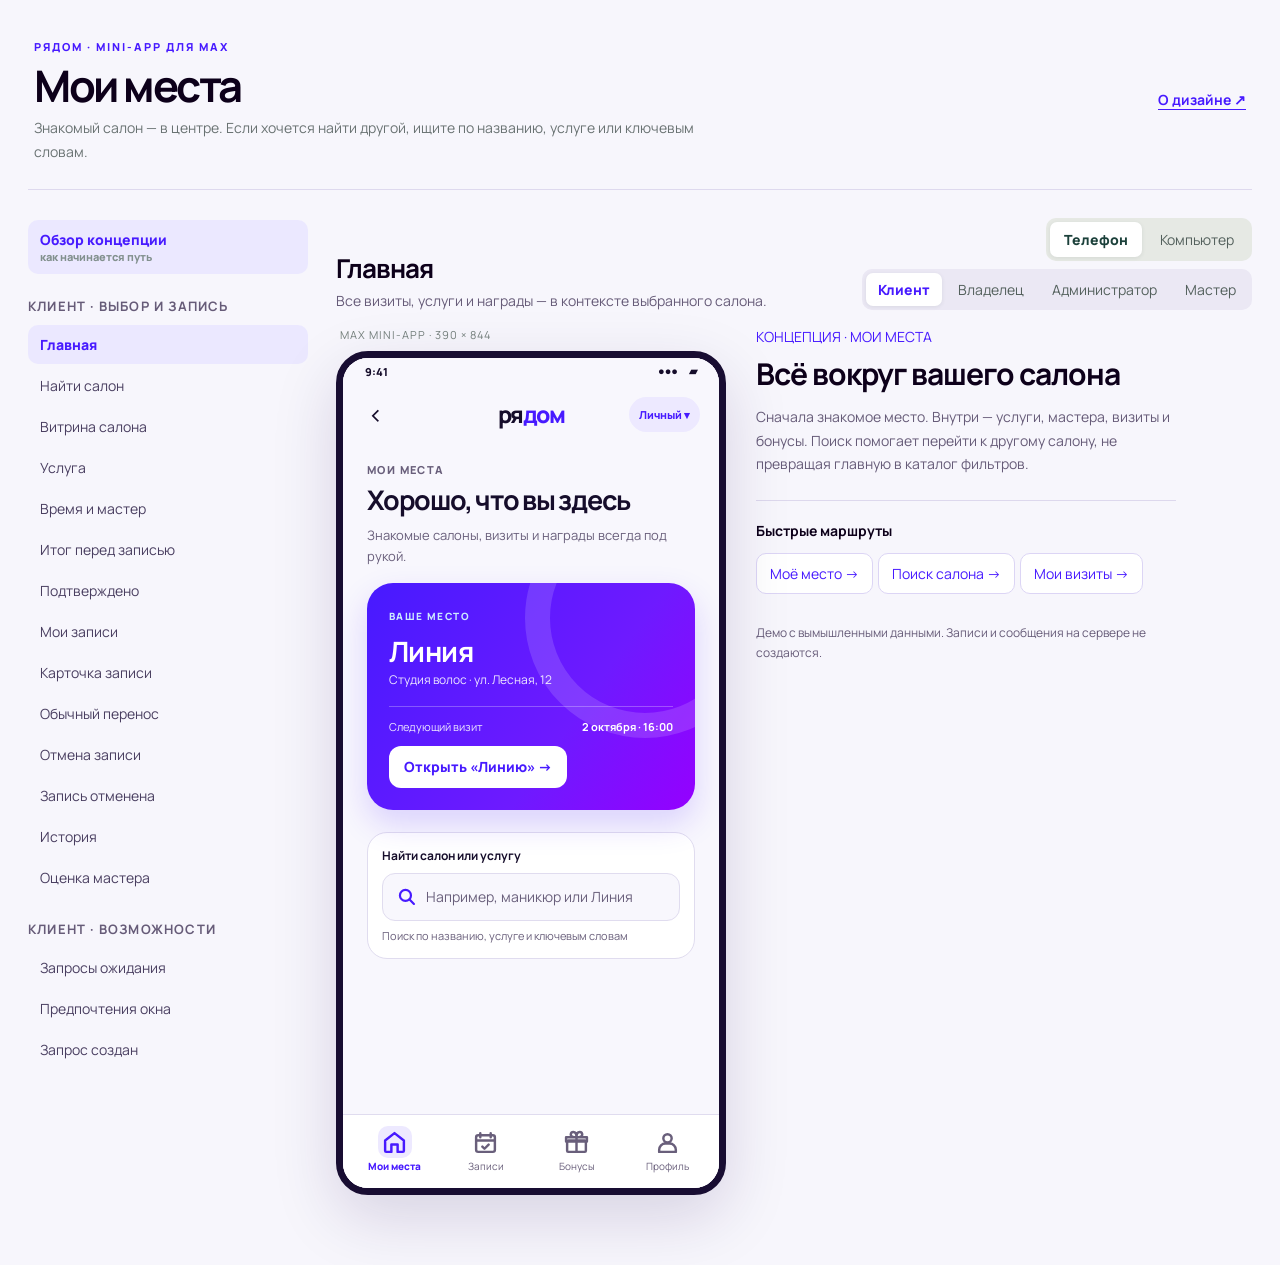
<file: index.html>
<!doctype html><html lang="ru"><head><meta charset="utf-8"><meta name="viewport" content="width=device-width,initial-scale=1"><title>Рядом · мои места</title><link rel="stylesheet" href="style.css?v=c-max-9"><link rel="stylesheet" href="desktop.css?v=c-max-9"></head><body><div id="app"></div><script src="desktop.js?v=c-max-9"></script><script src="app.js?v=c-max-9"></script></body></html>
</file>
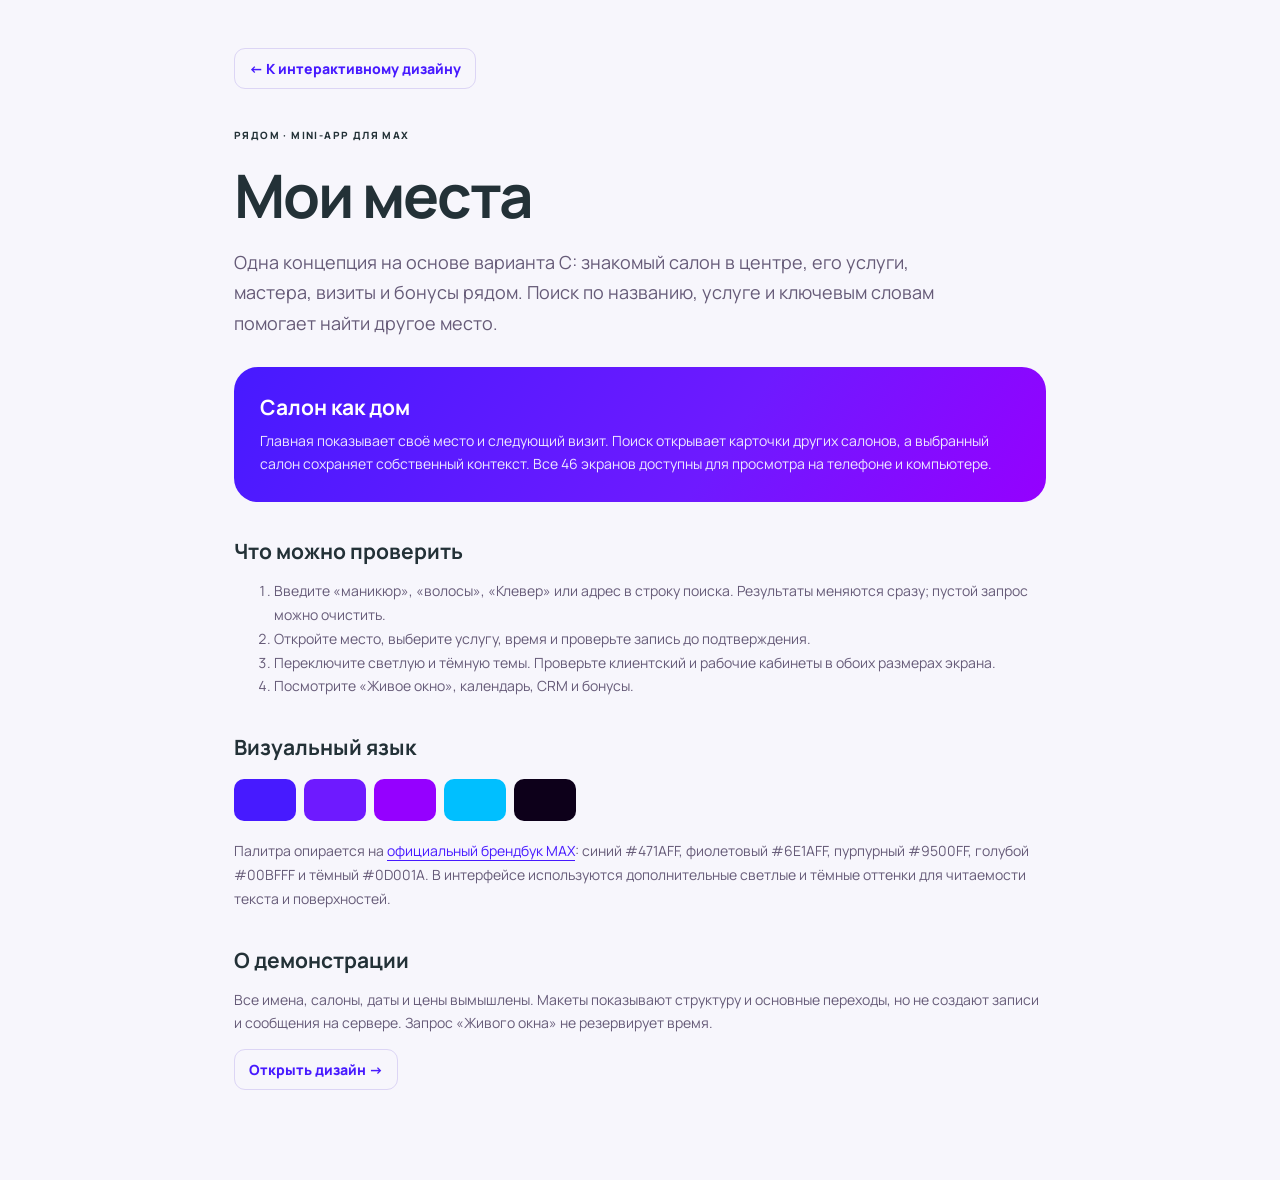
<file: about.html>
<!doctype html>
<html lang="ru">
<head>
  <meta charset="utf-8">
  <meta name="viewport" content="width=device-width,initial-scale=1">
  <title>О дизайне · Рядом</title>
  <link rel="stylesheet" href="style.css?v=c-max-9">
  <style>
    main{max-width:860px;margin:auto;padding:48px 24px 90px}
    h1{font-size:clamp(36px,5vw,60px);letter-spacing:-2px;line-height:1.08;margin:19px 0}
    h2{margin:35px 0 10px}
    p,li{line-height:1.7;color:#665b78}
    a{color:#471aff;text-decoration:underline;text-underline-offset:4px}
    .lead{font-size:18px;max-width:700px}
    .back{display:inline-flex;border:1px solid #dcd5f5;border-radius:11px;padding:10px 14px;text-decoration:none;font-weight:800}
    .idea{background:linear-gradient(125deg,#471aff,#6e1aff 60%,#9500ff);color:#fff;padding:26px;border-radius:24px;margin:28px 0}
    .idea h2{margin:0 0 8px}.idea p{color:#eee8ff;margin:0}
    .swatches{display:flex;gap:8px;margin:18px 0}.swatches i{width:62px;height:42px;border-radius:10px}
  </style>
</head>
<body><main>
  <a class="back" href="index.html">← К интерактивному дизайну</a>
  <p class="kicker" style="margin-top:38px">РЯДОМ · MINI-APP ДЛЯ MAX</p>
  <h1>Мои места</h1>
  <p class="lead">Одна концепция на основе варианта C: знакомый салон в центре, его услуги, мастера, визиты и бонусы рядом. Поиск по названию, услуге и ключевым словам помогает найти другое место.</p>
  <div class="idea"><h2>Салон как дом</h2><p>Главная показывает своё место и следующий визит. Поиск открывает карточки других салонов, а выбранный салон сохраняет собственный контекст. Все 46 экранов доступны для просмотра на телефоне и компьютере.</p></div>
  <h2>Что можно проверить</h2>
  <ol><li>Введите «маникюр», «волосы», «Клевер» или адрес в строку поиска. Результаты меняются сразу; пустой запрос можно очистить.</li><li>Откройте место, выберите услугу, время и проверьте запись до подтверждения.</li><li>Переключите светлую и тёмную темы. Проверьте клиентский и рабочие кабинеты в обоих размерах экрана.</li><li>Посмотрите «Живое окно», календарь, CRM и бонусы.</li></ol>
  <h2>Визуальный язык</h2>
  <div class="swatches" aria-label="Фирменные цвета MAX"><i style="background:#471aff"></i><i style="background:#6e1aff"></i><i style="background:#9500ff"></i><i style="background:#00bfff"></i><i style="background:#0d001a"></i></div>
  <p>Палитра опирается на <a href="https://go.max.ru/brandbook">официальный брендбук MAX</a>: синий #471AFF, фиолетовый #6E1AFF, пурпурный #9500FF, голубой #00BFFF и тёмный #0D001A. В интерфейсе используются дополнительные светлые и тёмные оттенки для читаемости текста и поверхностей.</p>
  <h2>О демонстрации</h2>
  <p>Все имена, салоны, даты и цены вымышлены. Макеты показывают структуру и основные переходы, но не создают записи и сообщения на сервере. Запрос «Живого окна» не резервирует время.</p>
  <a class="back" href="index.html">Открыть дизайн →</a>
</main></body>
</html>
</file>
<file: style.css>
@import url('https://fonts.googleapis.com/css2?family=DM+Sans:wght@400;500;600;700&family=Manrope:wght@400;500;600;700;800&display=swap');
:root{font-family:Manrope,Arial,sans-serif;color:#233137;background:#f3f0eb;font-size:14px}*{box-sizing:border-box}body{margin:0}button,input,select,textarea{font:inherit}button{cursor:pointer}button:focus-visible,input:focus-visible,select:focus-visible,textarea:focus-visible,a:focus-visible{outline:3px solid #e5885a;outline-offset:3px}button:disabled{cursor:not-allowed;opacity:.55}a{text-decoration:none;color:inherit}.page{min-height:100vh}.lab{max-width:1480px;margin:0 auto;padding:22px 28px 70px;display:grid;grid-template-columns:280px minmax(0,1fr);gap:28px}.lab-head{grid-column:1/-1;display:flex;justify-content:space-between;align-items:center;gap:28px;padding:14px 6px 26px;border-bottom:1px solid #d7d7d2}.lab-head h1{font-size:clamp(29px,3.4vw,52px);line-height:1.09;letter-spacing:-2.5px;margin:7px 0}.lab-head p{margin:0;color:#697272;max-width:665px;line-height:1.65}.lab-head .label{font-size:11px;letter-spacing:2px;font-weight:800;color:#657476}.link{color:#275963;font-weight:700;text-decoration:underline;text-underline-offset:4px}.lab-nav{position:sticky;top:20px;height:calc(100vh - 40px);overflow:auto;scrollbar-width:thin}.lab-nav h2{font-size:13px;letter-spacing:1.2px;text-transform:uppercase;color:#75807e;margin:23px 0 10px}.lab-nav button{display:block;width:100%;text-align:left;padding:10px 12px;border:0;border-radius:10px;background:none;color:#485453;margin:2px 0}.lab-nav button:hover,.lab-nav button.active{background:#fff;color:#183e3a;font-weight:800}.lab-nav small{font-size:11px;display:block;color:#82908e}.concepts{display:flex;gap:10px;flex-wrap:wrap;margin:0 0 18px}.concepts button{flex:1;min-width:128px;border:1px solid #d6dcd6;border-radius:12px;background:#fff;padding:13px 14px;text-align:left}.concepts button strong{display:block;font-size:14px}.concepts button small{font-size:11px;color:#697675}.concepts button.active{border:2px solid #244e48;background:#e9f3ec}.concepts button.active.b{border-color:#235071;background:#e9f1f5}.concepts button.active.c{border-color:#745333;background:#f7eee2}.stage{min-width:0}.stage-top{display:grid;grid-template-columns:1fr auto;gap:16px;align-items:end;margin-bottom:17px}.stage-top h2{font-size:26px;letter-spacing:-1px;margin:0}.stage-top p{color:#697675;margin:5px 0 0}.stage-top .mode{display:flex;gap:4px;padding:4px;background:#e6e9e4;border-radius:10px}.mode button{padding:7px 12px;border:0;border-radius:7px;background:transparent;color:#53605c}.mode button.active{background:#fff;color:#1c413b;font-weight:800;box-shadow:0 1px 4px #26333317}.stage-body{display:flex;gap:30px;align-items:flex-start}.device-wrap{flex:0 0 390px}.device-label{font-size:11px;letter-spacing:1px;color:#76817d;margin:0 0 9px 4px}.device{width:390px;height:844px;overflow:hidden;border-radius:32px;background:white;box-shadow:0 22px 65px #29403c26;border:7px solid #273336;position:relative}.device .app-screen{height:830px}.explain{flex:1;min-width:220px;max-width:420px}.explain .eyebrow{color:#72807c}.explain h3{font-size:30px;line-height:1.18;letter-spacing:-1px;margin:10px 0 14px}.explain p{line-height:1.68;color:#596c68}.explain .why{border-top:1px solid #d5ddd5;margin:24px 0;padding-top:20px}.explain .why h4{margin:0 0 8px}.explain ul{padding-left:18px;line-height:1.8;color:#596c68}.explain .journey button{margin:5px 5px 5px 0;padding:10px 13px;border:1px solid #cbd8ce;background:white;border-radius:10px}.compare{background:#fff;border:1px solid #dce1da;border-radius:22px;margin:30px 0;padding:26px}.compare h2{margin-top:0}.compare-grid{display:grid;grid-template-columns:repeat(3,1fr);gap:18px}.compare-grid article{padding:18px;border-radius:16px;background:#f5f6f2}.compare-grid h3{margin:0 0 7px}.compare-grid p{color:#5c6865;line-height:1.5}.compare-grid strong{font-size:12px;color:#3f5550}.bottom-note{font-size:12px;line-height:1.6;color:#66746d;margin-top:18px}.app-screen{--bg:#f8f8f3;--paper:#fff;--ink:#23443c;--muted:#61756c;--accent:#276b56;--light:#e8f4e9;--line:#dce7df;--radius:20px;background:var(--bg);color:var(--ink);font-family:Manrope,Arial,sans-serif;position:relative;overflow:hidden}.app-screen.b{--bg:#f1f5f7;--paper:#fff;--ink:#203748;--muted:#647b87;--accent:#225b83;--light:#dfeef5;--line:#d5e2e8;--radius:12px;font-family:'DM Sans',Arial,sans-serif}.app-screen.c{--bg:#fcf7f0;--paper:#fffefa;--ink:#49372b;--muted:#817162;--accent:#915e3f;--light:#f5e8d9;--line:#eaded1;--radius:27px;font-family:Manrope,Arial,sans-serif}.status{height:27px;display:flex;align-items:center;justify-content:space-between;padding:0 22px;font-size:11px;font-weight:800;background:var(--bg)}.app-top{height:59px;display:flex;align-items:center;justify-content:space-between;padding:0 19px}.app-top .brand{font-weight:800;letter-spacing:-1.5px;font-size:23px}.app-top .brand span{color:var(--accent)}.app-top .back{border:0;background:transparent;font-size:26px;color:var(--ink);width:44px;height:44px;text-align:left}.app-top .space{background:var(--light);border:0;color:var(--accent);border-radius:99px;font-size:11px;font-weight:800;padding:8px 10px}.scroll{height:calc(100% - 170px);overflow:auto;padding:13px 22px 35px;scrollbar-width:thin;scrollbar-color:var(--line) transparent}.app-screen.b .scroll{padding-top:6px}.app-screen.c .scroll{padding:18px 24px 35px}.bottom{height:74px;background:var(--paper);border-top:1px solid var(--line);display:flex;justify-content:space-around;align-items:center;padding-bottom:12px;position:absolute;bottom:0;width:100%}.bottom button{border:0;background:transparent;color:var(--muted);font-size:11px;min-width:70px;min-height:48px;display:flex;flex-direction:column;align-items:center;justify-content:center;gap:2px}.bottom button.active{color:var(--accent);font-weight:800}.bottom .ico{font-size:19px}.home-line{font-size:11px;color:var(--muted);font-weight:800;letter-spacing:1.4px;text-transform:uppercase;margin-bottom:8px}.app-screen h1{font-size:27px;line-height:1.14;letter-spacing:-1.25px;margin:0 0 10px}.app-screen h2{font-size:19px;letter-spacing:-.6px;margin:25px 0 11px}.app-screen h3{font-size:15px;margin:0 0 4px}.sub{color:var(--muted);line-height:1.55;font-size:13px;margin:0 0 16px}.paper{background:var(--paper);border:1px solid var(--line);border-radius:var(--radius);padding:16px;margin:10px 0;box-shadow:0 3px 12px #29433908}.app-screen.a .paper{box-shadow:0 6px 20px #2c543c0c}.app-screen.b .paper{box-shadow:none}.app-screen.c .paper{border-color:#efe5d8;box-shadow:0 9px 25px #7755380b}.paper.soft{background:var(--light);border-color:transparent}.paper.warn{background:#fff4e7;border-color:#f0dcc0}.paper.error{background:#fff0ec;border-color:#efc5ba}.paper.good{background:#e8f5ee;border-color:#c4e6d0}.row{display:flex;align-items:center;justify-content:space-between;gap:12px}.row>div{min-width:0}.row strong{font-size:14px}.mini{color:var(--muted);font-size:11px;line-height:1.5}.kicker{font-size:10px;font-weight:800;letter-spacing:1.4px;text-transform:uppercase;color:var(--accent)}.big{font-size:34px;font-weight:800;letter-spacing:-2px}.pill{display:inline-flex;padding:5px 9px;border-radius:99px;background:var(--light);color:var(--accent);font-size:10px;font-weight:800}.pill.warn{background:#fff0d6;color:#93651f}.pill.ok{background:#e1f2e5;color:#227548}.art{height:142px;border-radius:var(--radius);background:linear-gradient(140deg,#d5e7d8,#f1e7cf);position:relative;overflow:hidden;margin:12px 0 22px}.art:before,.art:after{content:'';position:absolute;border:15px solid #ffffff94;width:140px;height:140px;border-radius:50%;right:20px;top:-30px}.art:after{right:100px;top:45px;width:105px;height:105px;border-width:10px}.art span{position:absolute;left:21px;top:25px;font-size:27px;letter-spacing:-1px;font-weight:800;z-index:2;color:#315747;max-width:165px}.art small{position:absolute;left:21px;bottom:18px;z-index:2;color:#315747}.app-screen.b .art{background:linear-gradient(135deg,#d7eaf3,#a8c8dd);border-radius:12px}.app-screen.b .art span,.app-screen.b .art small{color:#1d4f70}.app-screen.c .art{background:linear-gradient(135deg,#efd7bb,#fcf0dc);height:180px}.app-screen.c .art span,.app-screen.c .art small{color:#79543a}.btn{width:100%;min-height:48px;border-radius:13px;border:1px solid var(--accent);background:var(--accent);color:white;font-weight:800;padding:10px 16px;text-align:center;margin:6px 0}.btn.secondary{background:var(--paper);color:var(--accent)}.btn.ghost{background:transparent;border-color:transparent;color:var(--accent);text-align:left;padding-left:0}.btn.danger{background:#a84739;border-color:#a84739}.app-screen.c .btn{border-radius:100px}.app-screen.b .btn{border-radius:9px}.btn.inline{width:auto;padding:9px 15px;min-height:42px}.app-screen input,.app-screen select,.app-screen textarea{border:1px solid var(--line);border-radius:12px;background:#fff;color:var(--ink);padding:11px 12px;width:100%;min-height:44px;outline:none}.app-screen textarea{min-height:80px}.app-screen label{display:block;font-size:12px;font-weight:700;margin:12px 0 5px}.app-screen .checks label{display:inline-flex;align-items:center;gap:6px;margin:4px 5px 4px 0;border:1px solid var(--line);padding:7px 8px;border-radius:10px;font-size:11px;min-height:40px}.app-screen .checks input{width:auto;min-height:0;accent-color:var(--accent)}.chips{display:flex;gap:7px;overflow:auto;padding:3px 0 7px;scrollbar-width:none}.chips button{flex:0 0 auto;min-height:39px;border:1px solid var(--line);border-radius:99px;padding:7px 13px;color:var(--ink);background:var(--paper);font-size:12px}.chips button.sel{background:var(--accent);border-color:var(--accent);color:white}.meta-list{display:grid;grid-template-columns:auto 1fr;gap:10px 16px;padding:6px 0}.meta-list dt{color:var(--muted);font-size:12px}.meta-list dd{margin:0;font-weight:700;font-size:13px;text-align:right}.divider{border:0;border-top:1px solid var(--line);margin:14px 0}.touch{display:block;width:100%;border:0;background:transparent;text-align:left;color:inherit;padding:0;min-height:44px}.touch+.touch{border-top:1px solid var(--line)}.touch:focus-visible{outline:3px solid #e5885a}.touch-row{display:flex;align-items:center;justify-content:space-between;gap:10px;padding:12px 0}.touch-row .arrow{font-size:22px;color:var(--accent)}.progress{display:flex;gap:7px}.progress i{flex:1;height:8px;border-radius:8px;background:var(--line)}.progress i.on{background:var(--accent)}.empty-icon{font-size:32px;display:block;margin-bottom:12px}.workspace-menu{display:grid;gap:8px}.workspace-menu button{border:1px solid var(--line);background:var(--paper);border-radius:14px;text-align:left;padding:16px;color:var(--ink);min-height:72px}.workspace-menu button strong{display:block}.workspace-menu button small{color:var(--muted)}.step-head{display:flex;gap:7px;margin:0 0 18px}.step-head i{height:4px;background:var(--line);flex:1;border-radius:4px}.step-head i.on{background:var(--accent)}.grid-two{display:grid;grid-template-columns:1fr 1fr;gap:9px}.choice{background:var(--paper);border:1px solid var(--line);border-radius:14px;padding:13px;text-align:left;color:var(--ink);min-height:68px;width:100%}.choice.sel{border:2px solid var(--accent);background:var(--light)}.choice strong{display:block}.choice small{color:var(--muted)}.app-screen.b .time-grid{display:grid;grid-template-columns:repeat(3,1fr);gap:8px}.time-grid button{border:1px solid var(--line);background:var(--paper);border-radius:11px;padding:12px 6px;color:var(--ink);min-height:52px;font-weight:700}.time-grid button.sel{background:var(--accent);color:white}.app-screen.c .time-grid{display:flex;overflow:auto;gap:8px}.app-screen.c .time-grid button{min-width:86px}.timeline{border-left:2px solid var(--line);margin-left:6px;padding-left:16px}.timeline article{position:relative;padding:4px 0 22px}.timeline article:before{content:'';position:absolute;left:-22px;top:7px;width:10px;height:10px;border-radius:50%;background:var(--accent)}.drawer{background:var(--paper);border-radius:22px 22px 0 0;padding:18px;border-top:1px solid var(--line)}.app-screen.b .drawer{border-radius:12px}.filter-band{background:var(--paper);border:1px solid var(--line);padding:12px;border-radius:12px;margin:8px 0}.search-input{display:flex;gap:7px;align-items:center;background:var(--paper);border:1px solid var(--line);border-radius:13px;padding:0 10px}.search-input input{border:0;background:transparent}.app-screen.c .salon-tabs{display:flex;gap:14px;border-bottom:1px solid var(--line);margin:10px 0 20px}.salon-tabs button{border:0;background:transparent;color:var(--muted);padding:10px 0;font-size:12px}.salon-tabs button.sel{color:var(--accent);font-weight:800;border-bottom:2px solid var(--accent)}.desktop{width:min(100%,1000px);min-height:670px;background:var(--bg);border:1px solid var(--line);border-radius:22px;overflow:hidden;display:grid;grid-template-columns:206px 1fr;box-shadow:0 20px 50px #29403c17}.desktop aside{background:var(--paper);border-right:1px solid var(--line);padding:25px 15px}.desktop aside strong{display:block;font-size:22px;margin:0 0 20px}.desktop aside button{width:100%;border:0;background:transparent;border-radius:10px;padding:12px;text-align:left;color:var(--muted)}.desktop aside button.sel{background:var(--light);color:var(--accent);font-weight:800}.desktop main{padding:30px 33px}.desktop h2{margin:0;font-size:26px}.desktop .board{display:grid;grid-template-columns:repeat(3,1fr);gap:12px;margin-top:22px}.desktop .paper{margin:0}.desktop .table{background:var(--paper);border:1px solid var(--line);border-radius:16px;margin-top:22px;overflow:hidden}.desktop .table-row{display:grid;grid-template-columns:1fr 1fr 1.4fr .8fr;padding:15px 20px;border-bottom:1px solid var(--line);font-size:13px}.desktop .table-row:last-child{border:0}.desktop .table-row.head{font-size:11px;font-weight:800;color:var(--muted)}.desktop .wide-timeline{display:grid;grid-template-columns:58px repeat(3,1fr);gap:8px;margin-top:20px}.desktop .wide-timeline>div{border-bottom:1px solid var(--line);min-height:65px;padding:6px;font-size:12px}.desktop .wide-timeline .block{background:var(--light);border-radius:10px;padding:12px;font-size:13px}.desktop .workhero{display:flex;justify-content:space-between;gap:18px;margin-top:10px}.desktop .workhero p{color:var(--muted)}.desktop .workhero button{width:auto;padding:10px 18px}.app-screen.b .step-head{display:none}.app-screen.b .booking-layout .paper{border-left:3px solid var(--accent)}.app-screen.c .booking-layout .paper{border-radius:25px}.app-screen.c .salon-header{font-size:11px;color:var(--accent);font-weight:800;letter-spacing:.9px;text-transform:uppercase}.app-screen.a .task-hero{background:linear-gradient(135deg,#e5f4e7,#f7f9ed);border-radius:24px;padding:21px;margin:5px 0 20px}.task-hero .big{font-size:24px;letter-spacing:-1px}.app-screen.b .task-hero{background:#dcecf5;border-radius:12px}.app-screen.c .task-hero{background:#f7e9d8;border-radius:28px}.app-screen.b .search-heading{font-size:32px}.app-screen.c .salon-portal{border-radius:27px;background:var(--light);padding:20px}.app-screen.c .salon-portal h1{margin:4px 0}.top-actions{display:flex;gap:6px;align-items:center}.top-actions button{border:0;background:var(--light);color:var(--accent);min-height:35px;border-radius:99px;padding:5px 10px;font-size:11px;font-weight:800}.spark{font-size:21px;color:var(--accent)}@media(max-width:1100px){.stage-body{flex-direction:column}.lab{grid-template-columns:230px minmax(0,1fr)}.device-wrap{flex:0 0 auto}}@media(max-width:760px){.lab{display:block;padding:16px 12px}.lab-head{display:block;padding-bottom:14px}.lab-head h1{letter-spacing:-1.5px}.lab-head p{font-size:12px}.lab-nav{position:static;height:auto;max-height:120px;overflow:auto;display:flex;gap:10px;align-items:flex-start;border-bottom:1px solid #ddd;padding:0 0 10px}.lab-nav h2{display:none}.lab-nav button{width:auto;white-space:nowrap;border:1px solid #d9ded8;padding:8px 12px}.stage-top{display:block}.stage-top h2{font-size:20px}.stage-body{align-items:center;gap:14px}.device{max-width:calc(100vw - 24px);height:844px}.device-wrap{max-width:100%}.explain{padding:12px}.compare-grid{grid-template-columns:1fr}.compare{padding:18px}.stage-top .mode{margin:10px 0}}
.comparison-table{margin-top:18px;border:1px solid #e0e6e0;border-radius:14px;overflow:hidden}.comparison-row{display:grid;grid-template-columns:1.1fr repeat(3,1fr);border-top:1px solid #e7ece6}.comparison-row:first-child{border-top:0}.comparison-row span{padding:11px 12px;font-size:12px;line-height:1.45}.comparison-row span:first-child{font-weight:800;background:#f8faf6}.comparison-row.head{background:#ecf3ee;color:#49635a;font-weight:800}.comparison-row.head span{font-size:10px;letter-spacing:.6px}.comparison-row.head span:first-child{background:#ecf3ee}@media(max-width:760px){.comparison-table{overflow-x:auto}.comparison-row{min-width:650px}}
.app-screen.bc{--bg:#f7f8f4;--paper:#fffefa;--ink:#263b37;--muted:#6d7d73;--accent:#326c5a;--light:#e7f2e9;--line:#dae5db;--radius:22px}.concepts button.active.bc{border-color:#326c5a;background:#e7f2e9}.app-screen.bc .scroll{padding:15px 22px 35px}.app-screen.bc .art{background:linear-gradient(135deg,#d8e6d6,#f3dfc3)}.hybrid-filters{border:1px solid var(--line);border-radius:22px;background:var(--paper);padding:17px;margin:18px 0 24px;box-shadow:0 8px 30px #3558440c}.hybrid-filter-title{margin-bottom:13px}.hybrid-filter-title strong{display:block;font-size:18px;letter-spacing:-.4px;margin-top:3px}.hybrid-filter-grid{display:grid;gap:10px}.filter-label{display:block;font-size:11px;font-weight:800;color:var(--muted);margin-bottom:5px}.hybrid-filters .chips{padding-bottom:1px}.hybrid-filters .chips button{font-size:11px;min-height:36px;padding:6px 10px}.hybrid-filters>.btn{margin-top:15px}.hybrid-section-head{display:flex;justify-content:space-between;align-items:end;gap:10px;margin:20px 0 12px}.hybrid-section-head h2{margin:3px 0 0}.hybrid-section-head>.mini{max-width:110px;text-align:right}.place-list{display:grid;gap:13px}.place-card{border:1px solid var(--line);background:var(--paper);border-radius:23px;overflow:hidden;box-shadow:0 7px 25px #365a4010}.place-card-art{height:86px;display:flex;flex-direction:column;justify-content:center;padding:15px 19px;position:relative;overflow:hidden}.place-card-art:after{content:'';width:130px;height:130px;border:13px solid #ffffff70;border-radius:50%;position:absolute;right:5px;top:-52px}.place-card-art.hair{background:linear-gradient(110deg,#d9e8d4,#f1dfc6)}.place-card-art.nails{background:linear-gradient(110deg,#f1dcd3,#f5ece1)}.place-card-art.care{background:linear-gradient(110deg,#d8e5dc,#e2e9d8)}.place-card-art span{font-size:24px;font-weight:800;letter-spacing:-.8px;position:relative;z-index:1}.place-card-art small{font-size:11px;color:var(--muted);position:relative;z-index:1}.place-card-art.hero{height:155px;border-radius:22px;margin:13px 0 18px}.place-card-art.hero span{font-size:27px;max-width:220px}.place-card-body{padding:15px 17px}.place-card-body h3{font-size:18px;margin:3px 0 2px}.place-card-body>p{margin:0}.place-availability{display:flex;justify-content:space-between;align-items:center;gap:12px;background:var(--light);border-radius:14px;padding:11px;margin:13px 0}.place-availability span strong,.place-availability span small{display:block}.place-availability span strong{font-size:12px}.place-availability span small{font-size:10px;color:var(--muted)}.place-availability>strong{font-size:13px;white-space:nowrap}.place-card-foot{display:flex;align-items:center;flex-wrap:wrap;gap:7px}.place-card-foot>span{flex:1 1 100%;font-size:11px;color:var(--muted)}.place-card-foot button{border:1px solid var(--accent);background:var(--accent);color:#fff;border-radius:10px;padding:9px 11px;min-height:40px;font-weight:800;font-size:11px}.place-card-foot button.text-link{border-color:transparent;background:transparent;color:var(--accent)}.hybrid-search-summary{display:flex;justify-content:space-between;align-items:center;gap:10px;border:1px solid var(--line);background:var(--paper);padding:10px 12px;border-radius:12px;margin:0 0 19px;font-size:11px;color:var(--muted)}.hybrid-search-summary button{border:0;background:transparent;color:var(--accent);font-weight:800;white-space:nowrap}.app-screen.bc .salon-tabs{display:flex;gap:14px;border-bottom:1px solid var(--line);margin:10px 0 20px}.app-screen.bc .salon-tabs button{border:0;background:transparent;color:var(--muted);padding:10px 0;font-size:12px}.app-screen.bc .salon-tabs button.sel{color:var(--accent);font-weight:800;border-bottom:2px solid var(--accent)}.compare-grid{grid-template-columns:repeat(4,1fr)}.comparison-row{grid-template-columns:1.1fr repeat(4,1fr)}@media(max-width:760px){.compare-grid{grid-template-columns:1fr}.comparison-row{min-width:800px}}
.page{background:#f7f6fc;color:#0d001a}.lab-head{border-color:#ded9ee}.lab-head .label,.link,.explain .eyebrow{color:#471aff}.lab-nav h2{color:#665b78}.lab-nav button{color:#493e60}.lab-nav button:hover,.lab-nav button.active{background:#ebe8ff;color:#471aff}.stage-top p,.explain p,.explain ul,.bottom-note{color:#665b78}.explain .why{border-color:#ddd8ed}.explain .journey button{border-color:#dcd5f5;color:#471aff}.device{border-color:#180d32;box-shadow:0 22px 65px #24105427}
.theme-mode{display:flex;gap:4px;padding:4px;background:#ebe8f4;border-radius:10px}.theme-mode button{border:0;border-radius:7px;background:transparent;color:#554c6a;padding:8px 13px;min-height:37px}.theme-mode button.active{background:#fff;color:#471aff;font-weight:800;box-shadow:0 1px 4px #1c103023}.view-mode,.stage-top .mode{background:#ebe8f4}.view-mode button.active,.mode button.active{color:#471aff}
.app-screen.c{--bg:#f8f7fd;--paper:#fff;--ink:#160d2b;--muted:#695f7b;--accent:#471aff;--light:#ede9ff;--line:#e0dcef;--radius:23px}.app-screen.c .art,.app-screen.c .task-hero{background:linear-gradient(135deg,#e3ddff,#d7f4ff);height:160px}.app-screen.c .art span,.app-screen.c .art small{color:#32147f}.app-screen.c .salon-header{color:#471aff}.app-screen.c .salon-portal{background:#ede9ff}.app-screen.c .paper{border-color:var(--line);box-shadow:0 8px 24px #331a700b}.app-screen.c .btn{border-radius:14px}.app-screen.c .btn:not(.secondary):not(.ghost):not(.danger){background:#471aff;color:#fff;border-color:#471aff}.app-screen.c .chips button.sel,.app-screen.c .time-grid button.sel{background:#471aff;border-color:#471aff;color:#fff}.app-screen.c .top-actions{gap:5px}.app-screen.c .top-actions button{min-width:36px}.app-screen.c .bottom button.active{color:#471aff}
.c-feature{position:relative;overflow:hidden;border-radius:26px;padding:22px;color:#fff;background:linear-gradient(125deg,#471aff,#6e1aff 62%,#9500ff);box-shadow:0 14px 32px #471aff2b;margin:17px 0 22px}.c-feature:after,.c-salon-art:after{content:'';position:absolute;width:190px;height:190px;border:25px solid #ffffff24;border-radius:50%;right:-70px;top:-85px}.c-feature .kicker{color:#cceaff}.c-feature h2{font-size:28px;margin:8px 0 1px;color:#fff}.c-feature p{font-size:12px;margin:0 0 18px;color:#eee8ff}.c-feature-visit{display:flex;justify-content:space-between;gap:12px;border-top:1px solid #ffffff45;padding:12px 0;color:#eee8ff;font-size:11px}.c-feature-visit strong{color:#fff}.c-feature button{border:0;border-radius:12px;background:#fff;color:#471aff;min-height:42px;padding:10px 15px;font-weight:800;position:relative;z-index:1}
.c-search-box{background:var(--paper);border:1px solid var(--line);border-radius:20px;padding:14px;margin:14px 0 18px}.c-search-box label{margin:0 0 9px;font-size:12px}.c-search-field{display:flex;align-items:center;border:1px solid var(--line);border-radius:13px;padding:0 11px;background:var(--bg)}.c-search-field span{font-size:22px;color:var(--accent)}.app-screen .c-search-field input{border:0;background:transparent;min-width:0;box-shadow:none}.c-search-box>.mini{margin:7px 0 0}.c-results-heading{display:flex;justify-content:space-between;align-items:end;gap:12px;margin:0 0 12px}.c-results-heading h2{margin:0}.c-place-list{display:grid;gap:12px}.c-place-card{border:1px solid var(--line);background:var(--paper);border-radius:21px;overflow:hidden;box-shadow:0 7px 24px #3214650b}.c-place-art{height:73px;padding:12px 17px;position:relative;overflow:hidden;display:flex;flex-direction:column;justify-content:center}.c-place-art:after{content:'';position:absolute;width:120px;height:120px;border:12px solid #ffffff65;border-radius:50%;right:0;top:-45px}.c-place-art.hair,.c-salon-art.hair{background:linear-gradient(110deg,#c9c2ff,#dbf4ff)}.c-place-art.nails,.c-salon-art.nails{background:linear-gradient(110deg,#e0d0ff,#f8ddf6)}.c-place-art.care,.c-salon-art.care{background:linear-gradient(110deg,#c5efff,#e0d5ff)}.c-place-art span{font-size:20px;font-weight:800;color:#32147f;position:relative;z-index:1}.c-place-art small{font-size:10px;color:#493178;position:relative;z-index:1}.c-place-body{padding:14px 16px}.c-place-body h3{font-size:17px;margin:3px 0}.c-place-body p{margin:2px 0}.c-place-service{font-size:12px;font-weight:700;color:var(--ink);padding-top:5px}.c-place-footer{display:flex;align-items:center;justify-content:space-between;gap:9px;margin-top:10px}.c-place-footer span{font-size:10px;color:var(--muted)}.c-place-footer button,.c-empty button{border:0;border-radius:10px;background:#471aff;color:#fff;padding:9px 11px;min-height:39px;white-space:nowrap;font-size:11px;font-weight:800}.c-empty{padding:18px}.c-empty p{margin:8px 0 13px}.c-salon-header h1{font-size:31px;margin:3px 0 5px}.c-salon-header .sub{margin-bottom:11px}.c-salon-art{height:145px;border-radius:22px;position:relative;overflow:hidden;padding:20px;display:flex;flex-direction:column;justify-content:space-between;margin-bottom:14px}.c-salon-art strong{font-size:22px;line-height:1.18;max-width:200px;color:#32147f;position:relative;z-index:1}.c-salon-art span{font-size:11px;color:#493178;position:relative;z-index:1}
.theme-dark{background:#0d001a;color:#f8f5ff}.theme-dark .lab-head{border-color:#392c55}.theme-dark .lab-head p,.theme-dark .stage-top p,.theme-dark .explain p,.theme-dark .explain ul,.theme-dark .bottom-note,.theme-dark .device-label{color:#bbb1ce}.theme-dark .lab-head .label,.theme-dark .link,.theme-dark .explain .eyebrow{color:#a794ff}.theme-dark .lab-nav h2{color:#a99fbd}.theme-dark .lab-nav button{color:#d4cce2}.theme-dark .lab-nav button:hover,.theme-dark .lab-nav button.active{background:#2a1c4c;color:#c7b8ff}.theme-dark .explain .why{border-color:#392c55}.theme-dark .explain .journey button{background:#1a102b;border-color:#47375f;color:#c7b8ff}.theme-dark .theme-mode,.theme-dark .view-mode,.theme-dark .stage-top .mode{background:#241739}.theme-dark .theme-mode button,.theme-dark .view-mode button,.theme-dark .mode button{color:#c9bedc}.theme-dark .theme-mode button.active,.theme-dark .view-mode button.active,.theme-dark .mode button.active{background:#423073;color:#fff}.theme-dark .device{border-color:#7160a8;box-shadow:0 22px 65px #0008}
.theme-dark .app-screen.c{--bg:#0d001a;--paper:#1c1130;--ink:#f8f5ff;--muted:#b9afca;--accent:#b3a3ff;--light:#2d2054;--line:#403154}.theme-dark .app-screen.c .status,.theme-dark .app-screen.c .app-top{background:#0d001a}.theme-dark .app-screen.c .paper{box-shadow:none}.theme-dark .app-screen.c .bottom{background:#1c1130}.theme-dark .app-screen.c .btn:not(.secondary):not(.ghost):not(.danger),.theme-dark .app-screen.c .chips button.sel,.theme-dark .app-screen.c .time-grid button.sel{background:#6e1aff;border-color:#6e1aff;color:#fff}.theme-dark .app-screen.c .btn.secondary{background:#1c1130;color:#c9bdff}.theme-dark .app-screen.c .art,.theme-dark .app-screen.c .task-hero{background:linear-gradient(135deg,#332173,#193a58)}.theme-dark .app-screen.c .art span,.theme-dark .app-screen.c .art small{color:#f8f5ff}.theme-dark .app-screen.c .salon-portal{background:#2d2054}.theme-dark .app-screen.c input,.theme-dark .app-screen.c textarea,.theme-dark .app-screen.c select,.theme-dark .app-screen.c .choice,.theme-dark .app-screen.c .chips button,.theme-dark .app-screen.c .time-grid button{background:#211536;color:#f8f5ff;border-color:#403154}.theme-dark .app-screen.c .chips button.sel,.theme-dark .app-screen.c .time-grid button.sel{background:#6e1aff;color:#fff}.theme-dark .c-feature{background:linear-gradient(125deg,#3511bc,#5d16db 65%,#8300da)}.theme-dark .c-feature button{background:#f8f5ff;color:#3d16d5}.theme-dark .c-search-field{background:#150b26}.theme-dark .app-screen .c-search-field input{background:transparent;color:#f8f5ff}.theme-dark .c-place-art.hair,.theme-dark .c-salon-art.hair{background:linear-gradient(110deg,#3d2c89,#195374)}.theme-dark .c-place-art.nails,.theme-dark .c-salon-art.nails{background:linear-gradient(110deg,#543085,#6b326a)}.theme-dark .c-place-art.care,.theme-dark .c-salon-art.care{background:linear-gradient(110deg,#1a5872,#452989)}.theme-dark .c-place-art span,.theme-dark .c-place-art small,.theme-dark .c-salon-art strong,.theme-dark .c-salon-art span{color:#f8f5ff}.theme-dark .c-place-footer button,.theme-dark .c-empty button{background:#6e1aff}.theme-dark .app-screen.c .top-actions button{background:#2d2054;color:#c9bdff}
@media(max-width:760px){.stage-controls{align-items:flex-start}.c-feature-visit{flex-direction:column;gap:2px}.c-place-footer{align-items:flex-start;flex-direction:column}.c-place-footer button{width:100%}}
body{background:#f7f6fc}body:has(.theme-dark){background:#0d001a}.theme-dark .app-screen.c .bottom button.active{color:#b3a3ff}.theme-dark .app-screen.c .salon-tabs button.sel{color:#b3a3ff;border-bottom-color:#b3a3ff}.theme-dark .app-screen.c .scroll{scrollbar-color:#55437a transparent}.theme-dark .lab-nav{scrollbar-color:#55437a transparent}
.app-screen.c .c-search-field{display:grid;grid-template-columns:22px minmax(0,1fr);align-items:center;column-gap:9px;min-height:48px;padding:0 12px}
.app-screen.c .c-search-field svg{display:block;width:21px;height:21px;stroke:var(--accent);stroke-width:2.5;stroke-linecap:round;fill:none;justify-self:center;align-self:center}
.app-screen.c .c-search-field input{display:block;width:100%;height:46px;min-height:46px;margin:0;padding:0;border:0;line-height:20px;align-self:center;box-shadow:none}
.app-screen.c .c-search-field input::placeholder{color:var(--muted);opacity:1}
.app-screen.c .c-bottom{display:grid;grid-template-columns:repeat(4,minmax(0,1fr));gap:2px;align-items:center;justify-items:center;padding:4px 7px 8px}
.app-screen.c .c-bottom button{width:100%;min-width:0;min-height:58px;padding:3px 0;display:flex;align-items:center;justify-content:center;gap:2px;font-size:10px;line-height:1.2;white-space:nowrap}
.app-screen.c .c-bottom .nav-symbol{width:34px;height:32px;display:grid;place-items:center;border-radius:10px}
.app-screen.c .c-bottom svg{display:block;width:25px;height:25px;fill:none;stroke:currentColor;stroke-width:2.35;stroke-linecap:round;stroke-linejoin:round}
.app-screen.c .c-bottom button.active .nav-symbol{background:#ede9ff}
.theme-dark .app-screen.c .c-bottom button.active .nav-symbol{background:#35265b}
.app-screen.c .btn,.app-screen.c .c-feature button,.app-screen.c .c-place-footer button,.app-screen.c .c-empty button,.app-screen.c .top-actions button,.app-screen.c .chips button{display:inline-flex;align-items:center;justify-content:center;text-align:center}
.app-screen.c .btn{display:flex}
.app-screen.c .c-feature-visit{align-items:center}
.app-screen.c .c-place-footer button{line-height:1.2}
.app-screen.c .app-top{position:relative;justify-content:space-between}.app-screen.c .app-top .brand{position:absolute;left:50%;transform:translateX(-50%);white-space:nowrap}.app-screen.c .app-top .back{flex:0 0 44px}.app-screen.c .app-top .top-actions{margin-left:auto}
.app-screen.c .profile-theme{padding:18px;margin:18px 0 23px}
.app-screen.c .profile-theme>strong{display:block;font-size:15px}
.app-screen.c .profile-theme>.mini{margin:4px 0 14px}
.profile-theme-options{display:grid;grid-template-columns:repeat(2,minmax(0,1fr));gap:10px}
.profile-theme-options button{border:1.5px solid var(--line);background:var(--bg);color:var(--ink);border-radius:14px;min-height:92px;padding:10px;display:flex;flex-direction:column;align-items:center;justify-content:center;gap:7px;font-weight:800;cursor:pointer}
.profile-theme-options button.selected{border-color:#471aff;background:var(--light);box-shadow:0 0 0 1px #471aff}
.theme-swatch{display:grid;place-items:center;width:30px;height:30px;border-radius:10px;font-size:20px}
.theme-swatch.light{background:#ede9ff;color:#471aff}
.theme-swatch.dark{background:#2d2054;color:#fff}
.theme-dark .profile-theme-options button.selected{border-color:#b3a3ff;box-shadow:0 0 0 1px #b3a3ff}
.theme-dark .theme-swatch.light{background:#f8f7fd;color:#471aff}
.master-calendar{padding:16px;margin:16px 0 22px}
.master-month-head{display:grid;grid-template-columns:38px 1fr 38px;align-items:center;text-align:center;gap:6px;margin-bottom:18px}
.master-month-head button{display:grid;place-items:center;width:38px;height:38px;border:1px solid var(--line);border-radius:12px;background:var(--bg);color:var(--ink);font-size:28px;line-height:1}
.master-month-head strong,.master-month-head span{display:block}.master-month-head strong{font-size:17px;text-transform:capitalize}.master-month-head span{font-size:11px;color:var(--muted);margin-top:2px}
.master-days,.master-grid{display:grid;grid-template-columns:repeat(7,minmax(0,1fr));gap:4px;text-align:center}.master-days{margin-bottom:6px;color:var(--muted);font-size:11px;font-weight:800}
.master-grid button{position:relative;display:flex;flex-direction:column;align-items:center;justify-content:center;gap:2px;aspect-ratio:1;border:1px solid transparent;background:transparent;color:var(--ink);border-radius:12px;padding:2px;font-weight:800;line-height:1}.master-grid button:hover{background:var(--light)}.master-grid button.selected{background:var(--accent);color:#fff}.master-grid button small{display:grid;place-items:center;width:17px;height:17px;border-radius:50%;background:var(--light);color:var(--accent);font-size:10px;line-height:1}.master-grid button.selected small{background:#fff;color:#471aff}.master-grid button:not(.selected):has(small){border-color:var(--line)}
.master-agenda-title{display:flex;align-items:baseline;justify-content:space-between;gap:10px;margin-bottom:10px}.master-agenda-title h2{margin:0;text-transform:capitalize}.master-agenda-title>span{color:var(--muted);font-size:12px;white-space:nowrap}.master-appointment{display:grid;grid-template-columns:52px 1fr 14px;align-items:center;gap:10px;text-align:left;width:100%;padding:15px;margin-bottom:9px;color:var(--ink);border:1px solid var(--line);cursor:pointer}.master-appointment .master-time{font-size:15px;font-weight:800;color:var(--accent)}.master-appointment strong,.master-appointment small{display:block}.master-appointment small{color:var(--muted);font-size:11px;margin-top:4px}.master-no-appointments{padding:19px;color:var(--muted)}
.desktop-product .master-calendar{max-width:580px}.desktop-product .master-agenda{max-width:580px}
.owner-filter{position:relative;z-index:5;margin:18px 0 12px}.owner-staff-trigger{display:flex;justify-content:space-between;align-items:center;width:100%;min-height:48px;padding:0 15px;background:var(--paper);border:1px solid var(--line);border-radius:13px;color:var(--ink);font-weight:800;text-align:left}.owner-staff-trigger span:last-child{font-size:22px;color:var(--accent)}.owner-staff-menu{position:absolute;top:calc(100% + 6px);left:0;right:0;background:var(--paper);border:1px solid var(--line);border-radius:16px;padding:10px;box-shadow:0 15px 40px #170b3030}.owner-staff-menu input{width:100%;min-height:42px;margin:0 0 7px;padding:9px 12px;border:1px solid var(--line);border-radius:10px;background:var(--bg);color:var(--ink)}.owner-staff-options{max-height:210px;overflow:auto}.owner-staff-options button{display:flex;justify-content:space-between;align-items:center;width:100%;min-height:42px;padding:8px 11px;border:0;border-radius:9px;background:transparent;color:var(--ink);text-align:left}.owner-staff-options button:hover,.owner-staff-options button[aria-selected="true"]{background:var(--light);color:var(--accent);font-weight:800}.owner-staff-empty{padding:8px 11px;color:var(--muted);margin:0}.owner-calendar{margin-top:0}.owner-live-entry{border-color:var(--accent);background:var(--light)}.owner-live-entry .master-time{color:var(--accent)}.owner-live-link{padding:18px;margin:17px 0}.owner-live-link h2{margin:5px 0 8px}.owner-live-link .btn{margin-top:8px}.loyalty-partner-heading{margin-top:28px}.desktop-product .owner-filter{max-width:580px}
.owner-window-title{font-size:14px;margin:20px 0 10px;color:var(--muted)}
.master-month-head strong{text-transform:none}.master-month-head strong::first-letter{text-transform:uppercase}.master-agenda-title h2{text-transform:none}
</file>
<file: desktop.css>
.stage-controls{display:flex;flex-direction:column;align-items:flex-end;gap:8px}.view-mode{display:flex;gap:4px;padding:4px;background:#e6e9e4;border-radius:10px}.view-mode button{border:0;border-radius:7px;background:transparent;color:#53605c;padding:8px 14px}.view-mode button.active{background:#fff;color:#1c413b;font-weight:800;box-shadow:0 1px 4px #26333317}.desktop-preview{width:100%;overflow-x:auto;padding-bottom:15px;scrollbar-width:thin}.desktop-preview .device-label{margin-bottom:10px}.desktop-product{width:100%;min-width:960px;min-height:780px;display:grid;grid-template-columns:214px minmax(0,1fr);border:1px solid var(--line);border-radius:22px;box-shadow:0 20px 50px #29403c16}.desktop-rail{background:var(--paper);border-right:1px solid var(--line);padding:27px 14px 20px;display:flex;flex-direction:column}.desktop-logo{font-size:27px;font-weight:800;letter-spacing:-2px;margin:0 10px;color:var(--ink)}.desktop-logo span{color:var(--accent)}.desktop-rail-caption{margin:3px 10px 27px;color:var(--muted);font-size:11px}.desktop-rail nav{display:grid;gap:3px}.desktop-rail nav button,.desktop-switch{border:0;background:transparent;text-align:left;padding:11px 13px;min-height:42px;border-radius:10px;color:var(--muted);font-size:12px}.desktop-rail nav button:hover,.desktop-rail nav button.active{background:var(--light);color:var(--accent);font-weight:800}.desktop-switch{margin-top:auto;color:var(--accent);font-weight:800}.desktop-workspace{min-width:0}.desktop-bar{height:64px;border-bottom:1px solid var(--line);display:flex;align-items:center;justify-content:space-between;padding:0 30px;background:var(--paper);font-size:12px;color:var(--muted)}.desktop-bar span:first-child{color:var(--ink);font-weight:800}.desktop-columns{display:grid;grid-template-columns:minmax(0,1fr) 260px;gap:24px;padding:28px;min-height:710px}.desktop-content{min-width:0}.desktop-content h1{font-size:34px;letter-spacing:-1.5px}.desktop-content h2{font-size:21px;margin-top:25px}.desktop-content .sub{font-size:14px}.desktop-content .home-line{margin-bottom:12px}.desktop-content .paper{padding:18px}.desktop-content>.btn,.desktop-content>form>.btn{width:auto;min-width:220px;margin-right:9px}.desktop-content .task-hero{padding:28px}.desktop-content .task-hero .big{font-size:30px}.desktop-content .task-hero .btn{width:auto;min-width:220px}.desktop-content .art{height:220px}.desktop-content .art span{font-size:36px;max-width:300px}.desktop-content .salon-portal{padding:28px}.desktop-content .salon-portal .btn{max-width:260px}.desktop-content .grid-two{gap:14px}.desktop-content .time-grid{display:grid;grid-template-columns:repeat(4,minmax(0,1fr));gap:9px}.desktop-context{border-left:1px solid var(--line);padding-left:23px}.desktop-context h3{font-size:19px;line-height:1.3;margin:9px 0 14px}.desktop-context .paper{padding:13px;margin:12px 0}.desktop-context .touch-row{padding:2px 0}.context-stat{display:flex;align-items:baseline;gap:9px;padding:12px 0;border-bottom:1px solid var(--line)}.context-stat b{font-size:27px;color:var(--accent)}.context-stat span{font-size:12px;color:var(--muted)}.desktop-steps{list-style:none;margin:10px 0 22px;padding:0;counter-reset:step}.desktop-steps li{counter-increment:step;position:relative;padding:0 0 18px 32px}.desktop-steps li:before{content:counter(step);position:absolute;left:0;top:0;width:22px;height:22px;display:grid;place-items:center;border-radius:50%;background:var(--light);color:var(--accent);font-size:11px;font-weight:800}.desktop-steps b{display:block;font-size:12px}.desktop-steps span{display:block;font-size:11px;color:var(--muted)}.desktop-product.b{grid-template-columns:195px minmax(0,1fr)}.desktop-product.b .desktop-columns{grid-template-columns:minmax(0,1fr) 285px}.desktop-product.b .desktop-content .paper{border-radius:10px}.desktop-product.b .desktop-content .search-input{max-width:480px}.desktop-product.c{grid-template-columns:230px minmax(0,1fr)}.desktop-product.c .desktop-rail{background:#fff9f0}.desktop-product.c .desktop-context{background:#fffaf4;border:1px solid var(--line);border-radius:23px;padding:20px;height:max-content}.desktop-preview .desktop{min-width:960px;width:100%}@media(max-width:1100px){.stage-top{display:block}.stage-controls{align-items:flex-start;margin-top:12px}.desktop-preview{max-width:calc(100vw - 300px)}}@media(max-width:760px){.desktop-preview{max-width:calc(100vw - 24px)}.stage-controls{align-items:stretch}.view-mode{align-self:flex-start}.desktop-columns{padding:22px}}
.desktop-product.bc{grid-template-columns:216px minmax(0,1fr)}.desktop-product.bc .desktop-rail{background:#f9fbf7}.desktop-product.bc .desktop-content .hybrid-filters{padding:20px 22px;margin-top:0}.desktop-product.bc .hybrid-filter-grid{grid-template-columns:repeat(3,minmax(0,1fr));gap:12px}.desktop-product.bc .hybrid-filter-grid>div{min-width:0}.desktop-product.bc .hybrid-filters>.btn{width:auto;min-width:240px}.desktop-product.bc .place-card{display:grid;grid-template-columns:155px minmax(0,1fr);min-height:175px}.desktop-product.bc .place-card-art{height:100%;min-height:175px;align-items:flex-start}.desktop-product.bc .place-card-art span{font-size:25px}.desktop-product.bc .place-card-body{padding:15px 18px}.desktop-product.bc .place-availability{margin:8px 0}.desktop-product.bc .place-card-foot>span{flex:1 1 auto}.desktop-product.bc .desktop-context{background:#fbfcf8;border:1px solid var(--line);border-radius:21px;padding:20px;height:max-content}.desktop-product.bc .place-card-art.hero{display:flex;min-height:170px}.desktop-product.bc .place-card-art.hero span{font-size:35px;max-width:300px}@media(max-width:1150px){.desktop-product.bc .hybrid-filter-grid{grid-template-columns:1fr}.desktop-product.bc .place-card{grid-template-columns:125px minmax(0,1fr)}}
.desktop-product.bc .hybrid-filter-grid{grid-template-columns:repeat(2,minmax(0,1fr))}.desktop-product.bc .hybrid-filter-grid>div:first-child{grid-column:1/-1}.desktop-product.bc .hybrid-filters .chips{flex-wrap:wrap;overflow:visible}
.desktop-product.c .desktop-rail{background:#f0edff}.desktop-product.c .desktop-context{background:#fff;border-color:var(--line)}.desktop-product.c .c-place-card{display:grid;grid-template-columns:125px minmax(0,1fr)}.desktop-product.c .c-place-art{height:100%;min-height:150px}.desktop-product.c .c-place-art span{font-size:23px}.desktop-product.c .c-feature{margin-top:18px}.theme-dark .desktop-product.c .desktop-rail{background:#1b1030}.theme-dark .desktop-product.c .desktop-context{background:#1c1130;border-color:var(--line)}.theme-dark .desktop-product.c .desktop-bar{background:#1c1130}.theme-dark .desktop-product.c .desktop-switch{color:#b3a3ff}
</file>
